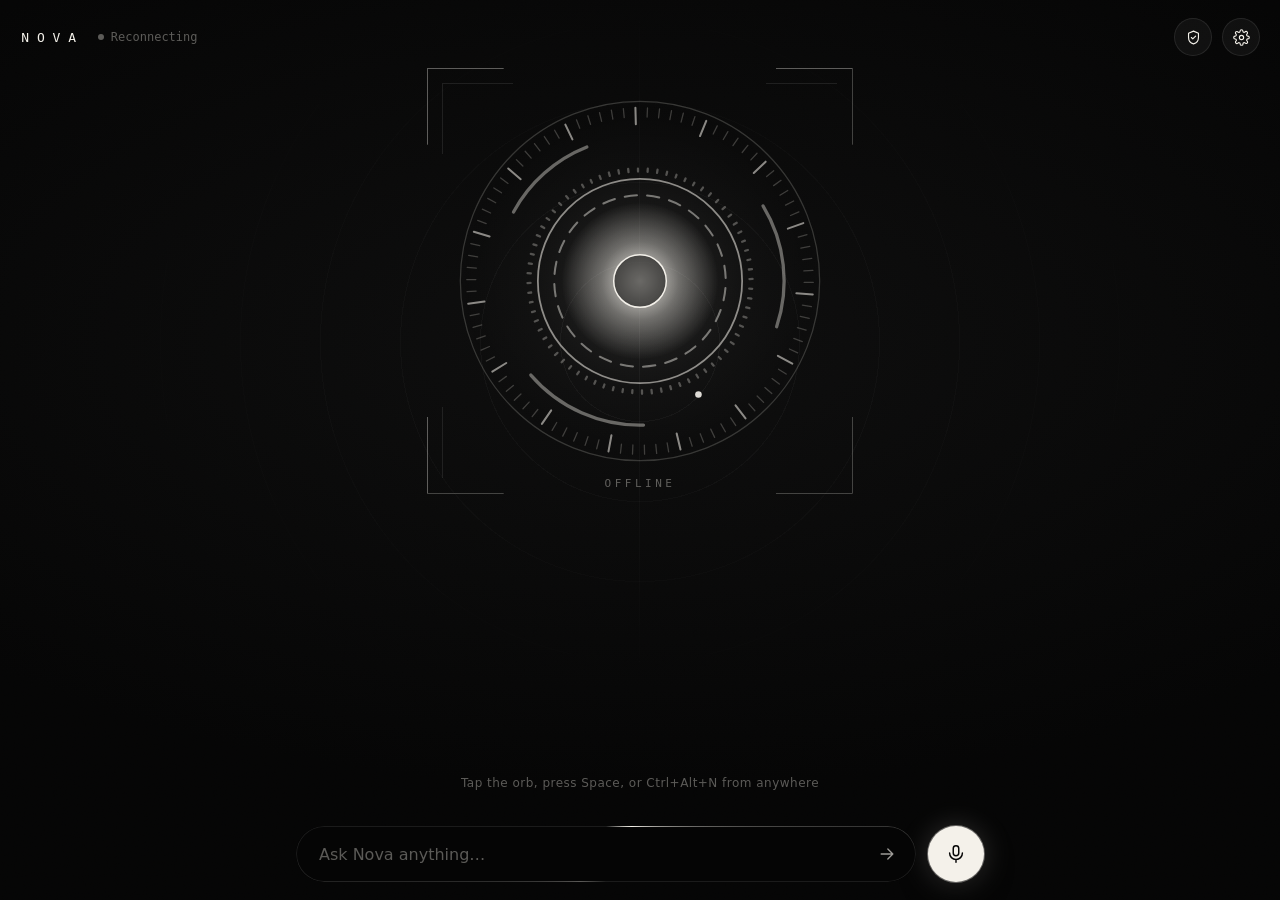
<file: laptop/web/index.html>
<!doctype html>
<html lang="en" data-theme="dark">
<head>
  <meta charset="utf-8">
  <meta name="viewport" content="width=device-width, initial-scale=1, viewport-fit=cover, interactive-widget=resizes-content">
  <meta name="theme-color" content="#050505">
  <meta name="apple-mobile-web-app-capable" content="yes">
  <meta name="apple-mobile-web-app-status-bar-style" content="black-translucent">
  <title>Nova</title>
  <link rel="manifest" href="manifest.json">
  <link rel="icon" href="icon.svg" type="image/svg+xml">
  <link rel="apple-touch-icon" href="icon-192.png">
  <link rel="stylesheet" href="style.css">
</head>
<body>
  <div class="grain" aria-hidden="true"></div>

  <header class="top">
    <div class="brand">
      <span class="wordmark">NOVA</span>
      <span class="status" id="status"><i></i><b>Connecting</b></span>
    </div>
    <div class="top-right">
      <div class="devices" id="devices" aria-label="Connected devices"></div>
      <button class="icon-btn" id="privacyBtn" aria-label="Privacy log">
        <svg viewBox="0 0 24 24"><path d="M12 3l7 3v6c0 4.5-3 7.8-7 9-4-1.2-7-4.5-7-9V6z"/><path d="M9 12l2 2 4-4"/></svg>
      </button>
      <button class="icon-btn" id="settingsBtn" aria-label="Settings">
        <svg viewBox="0 0 24 24"><circle cx="12" cy="12" r="3"/><path d="M19.4 15a1.7 1.7 0 0 0 .3 1.8l.1.1a2 2 0 1 1-2.8 2.8l-.1-.1a1.7 1.7 0 0 0-1.8-.3 1.7 1.7 0 0 0-1 1.5V21a2 2 0 1 1-4 0v-.1a1.7 1.7 0 0 0-1.1-1.5 1.7 1.7 0 0 0-1.8.3l-.1.1a2 2 0 1 1-2.8-2.8l.1-.1a1.7 1.7 0 0 0 .3-1.8 1.7 1.7 0 0 0-1.5-1H3a2 2 0 1 1 0-4h.1a1.7 1.7 0 0 0 1.5-1.1 1.7 1.7 0 0 0-.3-1.8l-.1-.1a2 2 0 1 1 2.8-2.8l.1.1a1.7 1.7 0 0 0 1.8.3H9a1.7 1.7 0 0 0 1-1.5V3a2 2 0 1 1 4 0v.1a1.7 1.7 0 0 0 1 1.5 1.7 1.7 0 0 0 1.8-.3l.1-.1a2 2 0 1 1 2.8 2.8l-.1.1a1.7 1.7 0 0 0-.3 1.8V9a1.7 1.7 0 0 0 1.5 1H21a2 2 0 1 1 0 4h-.1a1.7 1.7 0 0 0-1.5 1z"/></svg>
      </button>
    </div>
  </header>

  <main class="stage">
    <div class="orb-wrap" id="orbWrap">
      <canvas id="orb" aria-hidden="true"></canvas>
    </div>
    <p class="state" id="stateLabel">Tap to speak</p>
    <button class="stop" id="stopBtn" hidden>
      <svg viewBox="0 0 24 24"><rect x="7" y="7" width="10" height="10" rx="2"/></svg> Stop
    </button>
    <div class="timers" id="timers"></div>
    <section class="feed" id="feed" aria-live="polite"></section>
  </main>

  <footer class="dock">
    <form class="ask" id="askForm" autocomplete="off">
      <input id="askInput" placeholder="Ask Nova anything…" enterkeyhint="send" aria-label="Message Nova">
      <button type="submit" class="send" aria-label="Send">
        <svg viewBox="0 0 24 24"><path d="M5 12h14M13 6l6 6-6 6"/></svg>
      </button>
    </form>
    <button class="mic" id="micBtn" aria-label="Talk to Nova">
      <svg viewBox="0 0 24 24"><rect x="9" y="3" width="6" height="11" rx="3"/><path d="M5 11a7 7 0 0 0 14 0M12 18v3"/></svg>
    </button>
  </footer>

  <div class="toast" id="toast" role="status"></div>

  <div class="sheet-backdrop" id="backdrop"></div>

  <section class="sheet" id="confirmSheet" role="dialog" aria-modal="true" aria-labelledby="confirmText">
    <p class="sheet-kicker">Nova needs your OK</p>
    <p class="sheet-title" id="confirmText"></p>
    <div class="sheet-actions">
      <button class="btn ghost" id="confirmNo">Cancel</button>
      <button class="btn solid" id="confirmYes">Allow</button>
    </div>
  </section>

  <section class="sheet leak" id="leakSheet" role="alertdialog" aria-modal="true" aria-labelledby="leakTitle">
    <p class="sheet-kicker">⚠ Data about to leave your laptop</p>
    <p class="sheet-title" id="leakTitle"></p>
    <ul class="leak-items" id="leakItems"></ul>
    <div class="leak-bar"><i id="leakBar"></i></div>
    <p class="fineprint" id="leakNote"></p>
    <div class="sheet-actions">
      <button class="btn ghost" id="leakAllow">Allow once</button>
      <button class="btn solid" id="leakAbort">Abort</button>
    </div>
  </section>

  <section class="sheet" id="privacySheet" role="dialog" aria-modal="true" aria-label="Privacy log">
    <p class="sheet-kicker">Privacy log</p>
    <p class="fineprint" style="margin-top:0">Your conversations and the AI model stay on this laptop. This is everything Nova sent out to the internet.</p>
    <ul class="plog" id="plog"></ul>
    <div class="sheet-actions">
      <button class="btn solid" id="privacyDone">Done</button>
    </div>
  </section>

  <section class="sheet" id="actionSheet" role="dialog" aria-modal="true">
    <p class="sheet-kicker" id="actionKicker">Ready</p>
    <p class="sheet-title" id="actionTitle"></p>
    <div class="sheet-actions">
      <button class="btn ghost" id="actionNo">Dismiss</button>
      <a class="btn solid" id="actionGo" target="_blank" rel="noopener">Open</a>
    </div>
  </section>

  <section class="sheet" id="settingsSheet" role="dialog" aria-modal="true" aria-label="Settings">
    <p class="sheet-kicker">Settings</p>
    <label class="row">
      <span><b>Hands-free</b><small>Listen for “Nova…” without tapping</small></span>
      <input type="checkbox" class="switch" id="optWake">
    </label>
    <label class="row">
      <span><b>Light mode</b><small>Ivory &amp; ink instead of black &amp; pearl</small></span>
      <input type="checkbox" class="switch" id="optLight">
    </label>
    <label class="row">
      <span><b>Speak replies</b><small>Read Nova's answers aloud</small></span>
      <input type="checkbox" class="switch" id="optSpeak" checked>
    </label>
    <label class="row col">
      <span><b>Voice</b></span>
      <select id="optVoice"></select>
    </label>
    <div class="row col" id="claudeRow" hidden>
      <span><b>Groq API key (free brain)</b><small>Free at console.groq.com → API Keys, no card needed. Stored only on this laptop.</small></span>
      <div class="keyrow">
        <input id="optGroq" class="text" type="password" placeholder="gsk_…" autocomplete="off">
        <button class="btn solid" id="saveGroq" type="button">Save</button>
      </div>
      <span><small>Optional, paid: a Claude key (console.anthropic.com) makes Nova smarter. It's used instead of Groq if set.</small></span>
      <div class="keyrow">
        <input id="optClaude" class="text" type="password" placeholder="sk-ant-… (optional)" autocomplete="off">
        <button class="btn ghost" id="saveClaude" type="button">Save</button>
      </div>
    </div>
    <label class="row col">
      <span><b>This device's name</b><small>Say “…on my <em>name</em>” to send things here</small></span>
      <input id="optName" class="text" placeholder="phone">
    </label>
    <p class="fineprint" id="engineInfo"></p>
    <div class="sheet-actions">
      <button class="btn solid" id="settingsDone">Done</button>
    </div>
  </section>

  <script src="app.js"></script>
</body>
</html>
</file>
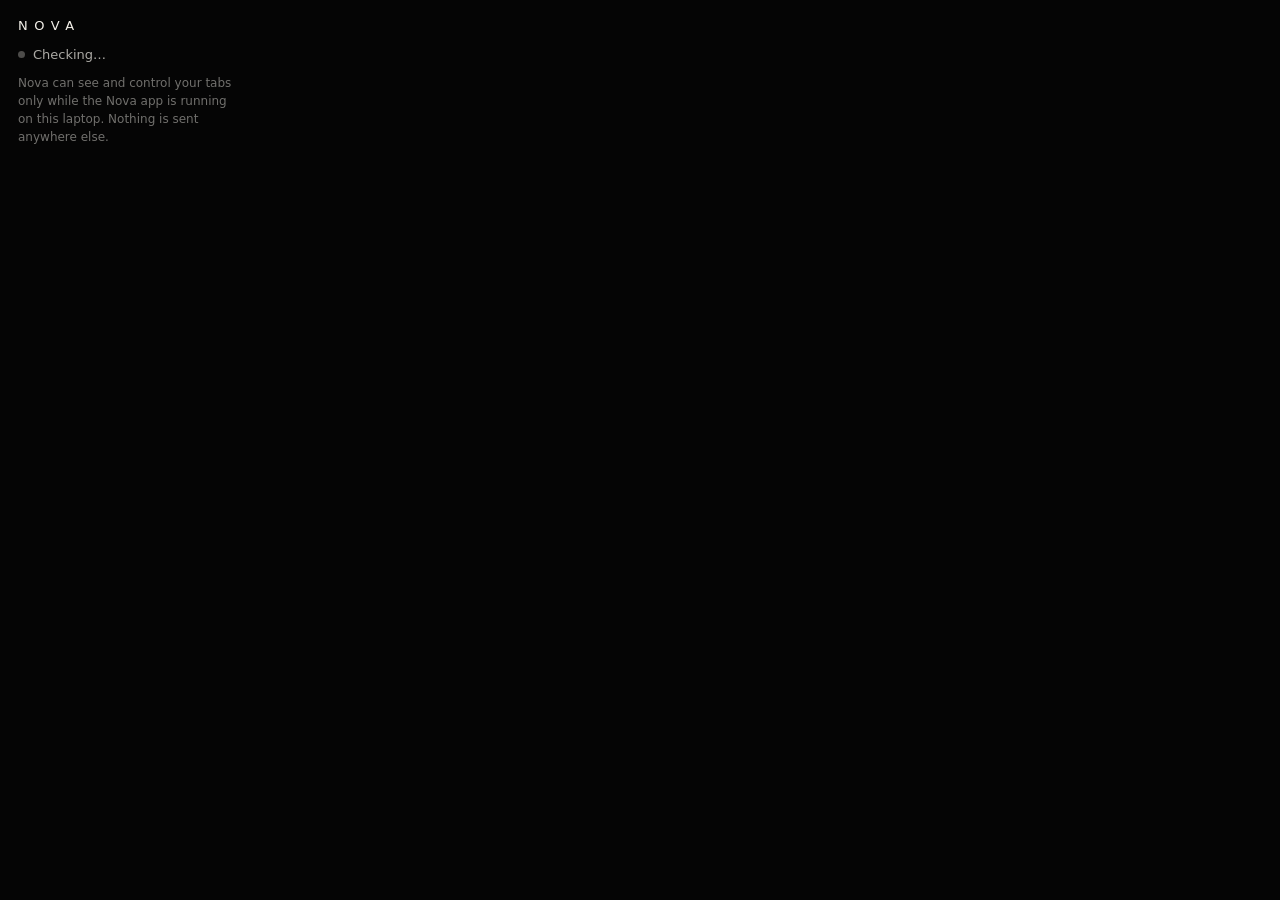
<file: laptop/extension/popup.html>
<!doctype html>
<html><head><meta charset="utf-8"><style>
  body { margin: 0; width: 260px; background: #050505; color: #f4f1ea; font: 13px system-ui, sans-serif; }
  .wrap { padding: 18px; }
  .mark { letter-spacing: .5em; font-weight: 300; font-size: 13px; }
  .st { margin-top: 14px; display: flex; gap: 8px; align-items: center; color: rgba(244,241,234,.7); }
  .dot { width: 7px; height: 7px; border-radius: 50%; background: rgba(244,241,234,.3); }
  .on .dot { background: #f4f1ea; box-shadow: 0 0 8px #f4f1ea; }
  p { color: rgba(244,241,234,.45); font-size: 12px; line-height: 1.5; margin: 12px 0 0; }
</style></head><body><div class="wrap">
  <div class="mark">NOVA</div>
  <div class="st" id="st"><span class="dot"></span><span id="txt">Checking…</span></div>
  <p>Nova can see and control your tabs only while the Nova app is running on this laptop. Nothing is sent anywhere else.</p>
</div><script src="popup.js"></script></body></html>
</file>
<file: laptop/web/style.css>
/* Nova — rich black & pearl white */
:root {
  --bg: #050505;
  --bg-2: #0e0e0e;
  --surface: rgba(255, 255, 255, 0.045);
  --surface-2: rgba(255, 255, 255, 0.08);
  --line: rgba(255, 255, 255, 0.09);
  --fg: #f4f1ea;
  --fg-2: rgba(244, 241, 234, 0.64);
  --fg-3: rgba(244, 241, 234, 0.36);
  --invert-bg: #f4f1ea;
  --invert-fg: #050505;
  --ok: #e8e4da;
  --shadow: 0 30px 80px rgba(0, 0, 0, 0.6);
  --radius: 22px;
  --ease: cubic-bezier(0.22, 1, 0.36, 1);
  --sans: "Inter", "SF Pro Display", -apple-system, "Segoe UI", system-ui, Roboto, sans-serif;
  color-scheme: dark;
}
:root[data-theme="light"] {
  --bg: #f5f2eb;
  --bg-2: #ebe6db;
  --surface: rgba(10, 10, 10, 0.04);
  --surface-2: rgba(10, 10, 10, 0.07);
  --line: rgba(10, 10, 10, 0.1);
  --fg: #0a0a0a;
  --fg-2: rgba(10, 10, 10, 0.62);
  --fg-3: rgba(10, 10, 10, 0.36);
  --invert-bg: #0a0a0a;
  --invert-fg: #f5f2eb;
  --shadow: 0 30px 80px rgba(40, 30, 10, 0.18);
  color-scheme: light;
}

* { box-sizing: border-box; -webkit-tap-highlight-color: transparent; }
html, body { height: 100%; margin: 0; }
body {
  background:
    radial-gradient(120% 80% at 50% 38%, var(--bg-2) 0%, var(--bg) 62%) fixed,
    var(--bg);
  color: var(--fg);
  font-family: var(--sans);
  -webkit-font-smoothing: antialiased;
  display: grid;
  grid-template-rows: auto minmax(0, 1fr) auto;
  grid-template-columns: minmax(0, 1fr);
  min-height: 100dvh;
  overflow: hidden;
  overflow-x: clip;
  transition: background-color 0.6s var(--ease), color 0.6s var(--ease);
}
button, input, select { font: inherit; color: inherit; }
svg { width: 20px; height: 20px; fill: none; stroke: currentColor; stroke-width: 1.6; stroke-linecap: round; stroke-linejoin: round; }

.grain {
  position: fixed; inset: 0; pointer-events: none; z-index: 0; opacity: 0.05; mix-blend-mode: overlay;
  background-image: url("data:image/svg+xml,%3Csvg xmlns='http://www.w3.org/2000/svg' width='160' height='160'%3E%3Cfilter id='n'%3E%3CfeTurbulence type='fractalNoise' baseFrequency='.9' numOctaves='2' stitchTiles='stitch'/%3E%3C/filter%3E%3Crect width='100%25' height='100%25' filter='url(%23n)'/%3E%3C/svg%3E");
}

/* ---------- header */
.top {
  position: relative; z-index: 2;
  display: flex; align-items: center; justify-content: space-between; gap: 12px;
  padding: calc(env(safe-area-inset-top) + 18px) 20px 8px;
}
.brand { display: flex; align-items: center; gap: 14px; min-width: 0; flex: 1 1 auto; }
.wordmark { font-weight: 300; letter-spacing: 0.55em; font-size: 15px; padding-left: 0.1em; }
.status { display: inline-flex; align-items: center; gap: 7px; font-size: 12px; color: var(--fg-3); white-space: nowrap; min-width: 0; }
.status i { width: 6px; height: 6px; border-radius: 50%; background: var(--fg-3); transition: background 0.4s, box-shadow 0.4s; }
.status.on i { background: var(--fg); box-shadow: 0 0 10px var(--fg); }
.status b { font-weight: 400; overflow: hidden; text-overflow: ellipsis; }
.status i { flex: none; }
.top-right { display: flex; align-items: center; gap: 10px; min-width: 0; flex: 0 1 auto; }
.devices { display: flex; gap: 6px; overflow-x: auto; scrollbar-width: none; min-width: 0; }
.devices::-webkit-scrollbar { display: none; }
.chip {
  display: inline-flex; align-items: center; gap: 6px; padding: 6px 11px; border-radius: 99px;
  border: 1px solid var(--line); background: var(--surface); font-size: 12px; color: var(--fg-2); white-space: nowrap;
  animation: rise 0.5s var(--ease) both;
}
.chip.me { color: var(--fg); border-color: var(--fg-3); }
.chip svg { width: 13px; height: 13px; }
.icon-btn {
  width: 38px; height: 38px; display: grid; place-items: center; flex: none;
  border-radius: 50%; border: 1px solid var(--line); background: var(--surface); cursor: pointer;
  transition: transform 0.3s var(--ease), background 0.3s;
}
.icon-btn:hover { background: var(--surface-2); }
.icon-btn:active { transform: scale(0.92); }
.icon-btn svg { width: 17px; height: 17px; }

/* ---------- stage */
.stage {
  position: relative; z-index: 1; min-height: 0;
  display: flex; flex-direction: column; align-items: center; padding: 0 16px;
}
.orb-wrap {
  width: min(68vw, 46dvh, 380px); aspect-ratio: 1; margin-top: clamp(4px, 3dvh, 36px);
  cursor: pointer; flex: none; transition: transform 0.6s var(--ease);
}
.orb-wrap:active { transform: scale(0.97); }
#orb { width: 100%; height: 100%; display: block; }
.state {
  margin: 6px 0 0; font-size: 12px; letter-spacing: 0.28em; text-transform: uppercase; color: var(--fg-3);
  min-height: 1.4em; transition: color 0.4s;
}
.state.live { color: var(--fg-2); }

.timers { display: flex; gap: 8px; flex-wrap: wrap; justify-content: center; margin-top: 10px; }
.timer {
  font-variant-numeric: tabular-nums; font-size: 13px; padding: 7px 12px 7px 14px; border-radius: 99px;
  border: 1px solid var(--line); background: var(--surface); display: flex; align-items: center; gap: 10px;
  animation: rise 0.5s var(--ease) both;
}
.timer button { border: 0; background: none; cursor: pointer; color: var(--fg-3); padding: 0; line-height: 1; font-size: 16px; }

.feed {
  width: 100%; max-width: 680px; flex: 1; min-height: 0; overflow-y: auto; margin-top: 14px;
  padding: 18px 4px 24px; display: flex; flex-direction: column; gap: 14px; scrollbar-width: none;
  mask-image: linear-gradient(to bottom, transparent 0, #000 48px, #000 calc(100% - 12px), transparent 100%);
}
.feed::-webkit-scrollbar { display: none; }
.feed::before { content: ""; margin-top: auto; }
.msg { max-width: 86%; line-height: 1.5; animation: rise 0.6s var(--ease) both; overflow-wrap: anywhere; }
.msg.you {
  align-self: flex-end; font-size: 14px; color: var(--fg-2);
  padding: 9px 15px; border-radius: 18px 18px 6px 18px; background: var(--surface); border: 1px solid var(--line);
}
.msg.nova { align-self: flex-start; font-size: 17px; font-weight: 300; letter-spacing: 0.005em; }
.msg.nova::before {
  content: "NOVA"; display: block; font-size: 10px; letter-spacing: 0.4em; color: var(--fg-3); margin-bottom: 4px; font-weight: 400;
}
.msg.meta { align-self: center; font-size: 12px; color: var(--fg-3); letter-spacing: 0.04em; }

/* ---------- dock */
.dock {
  position: relative; z-index: 2; display: flex; gap: 12px; align-items: center;
  width: 100%; max-width: 720px; margin: 0 auto;
  padding: 10px 16px calc(env(safe-area-inset-bottom) + 18px);
}
.ask {
  flex: 1; display: flex; align-items: center; min-width: 0; height: 56px; padding: 0 6px 0 20px;
  border-radius: 99px; border: 1px solid var(--line); background: var(--surface);
  backdrop-filter: blur(18px); -webkit-backdrop-filter: blur(18px);
  transition: border-color 0.3s, background 0.3s;
}
.ask:focus-within { border-color: var(--fg-3); background: var(--surface-2); }
.ask input { flex: 1; min-width: 0; border: 0; outline: 0; background: none; font-size: 16px; }
.ask input::placeholder { color: var(--fg-3); }
.send {
  width: 44px; height: 44px; border-radius: 50%; border: 0; background: none; cursor: pointer; color: var(--fg-2);
  display: grid; place-items: center; transition: transform 0.3s var(--ease), color 0.3s;
}
.send:hover { color: var(--fg); transform: translateX(2px); }
.mic {
  flex: none; width: 56px; height: 56px; border-radius: 50%; border: 0; cursor: pointer;
  background: var(--invert-bg); color: var(--invert-fg); display: grid; place-items: center;
  box-shadow: 0 10px 30px rgba(0, 0, 0, 0.35), 0 0 0 0 var(--fg-3);
  transition: transform 0.35s var(--ease), box-shadow 0.5s var(--ease);
}
.mic svg { width: 22px; height: 22px; }
.mic:active { transform: scale(0.92); }
.mic.live { box-shadow: 0 10px 30px rgba(0, 0, 0, 0.35), 0 0 0 10px var(--surface-2); }
.mic.wake::after {
  content: ""; position: absolute; width: 6px; height: 6px; border-radius: 50%;
  background: var(--fg); transform: translate(20px, -20px);
}

/* ---------- toast */
.toast {
  position: fixed; left: 50%; top: calc(env(safe-area-inset-top) + 70px); z-index: 5;
  transform: translate(-50%, -12px); opacity: 0; pointer-events: none;
  padding: 10px 16px; border-radius: 99px; font-size: 13px;
  background: var(--invert-bg); color: var(--invert-fg); box-shadow: var(--shadow);
  transition: opacity 0.4s var(--ease), transform 0.4s var(--ease); max-width: calc(100vw - 32px);
}
.toast.show { opacity: 1; transform: translate(-50%, 0); }

/* ---------- sheets */
.sheet-backdrop {
  position: fixed; inset: 0; z-index: 8; background: rgba(0, 0, 0, 0.45);
  backdrop-filter: blur(6px); -webkit-backdrop-filter: blur(6px);
  opacity: 0; pointer-events: none; transition: opacity 0.45s var(--ease);
}
.sheet-backdrop.show { opacity: 1; pointer-events: auto; }
.sheet {
  position: fixed; z-index: 9; left: 50%; bottom: 0; width: min(100%, 520px);
  transform: translate(-50%, 104%); transition: transform 0.55s var(--ease);
  background: var(--bg); border: 1px solid var(--line); border-bottom: 0;
  border-radius: 28px 28px 0 0; box-shadow: var(--shadow);
  padding: 26px 22px calc(env(safe-area-inset-bottom) + 22px); max-height: 88dvh; overflow-y: auto;
}
.sheet.show { transform: translate(-50%, 0); }
@media (min-width: 640px) {
  .sheet { bottom: 50%; border-radius: 28px; border-bottom: 1px solid var(--line); transform: translate(-50%, 60%) scale(0.96); opacity: 0; pointer-events: none; transition: transform 0.5s var(--ease), opacity 0.35s var(--ease); }
  .sheet.show { transform: translate(-50%, 50%) scale(1); opacity: 1; pointer-events: auto; }
}
.sheet-kicker { margin: 0 0 8px; font-size: 11px; letter-spacing: 0.3em; text-transform: uppercase; color: var(--fg-3); }
.sheet-title { margin: 0 0 22px; font-size: 20px; font-weight: 300; line-height: 1.4; white-space: pre-wrap; overflow-wrap: anywhere; }
.sheet-title code, .sheet-title { font-feature-settings: "tnum"; }
.sheet-actions { display: flex; gap: 10px; margin-top: 18px; }
.btn {
  flex: 1; height: 50px; border-radius: 99px; cursor: pointer; font-size: 15px; display: grid; place-items: center;
  text-decoration: none; transition: transform 0.3s var(--ease), background 0.3s;
}
.btn:active { transform: scale(0.97); }
.btn.solid { background: var(--invert-bg); color: var(--invert-fg); border: 0; }
.btn.ghost { background: var(--surface); border: 1px solid var(--line); }

.row { display: flex; align-items: center; justify-content: space-between; gap: 16px; padding: 14px 0; border-bottom: 1px solid var(--line); }
.row.col { flex-direction: column; align-items: stretch; gap: 10px; }
.row b { display: block; font-weight: 500; font-size: 15px; }
.row small { display: block; color: var(--fg-3); font-size: 12.5px; margin-top: 3px; }
.row select, .row .text {
  width: 100%; height: 46px; border-radius: 14px; border: 1px solid var(--line); background: var(--surface);
  padding: 0 14px; outline: 0; font-size: 15px;
}
.row select option { background: var(--bg); }
.switch {
  appearance: none; -webkit-appearance: none; flex: none; width: 48px; height: 28px; border-radius: 99px; cursor: pointer;
  background: var(--surface-2); border: 1px solid var(--line); position: relative; transition: background 0.35s var(--ease);
}
.switch::after {
  content: ""; position: absolute; top: 3px; left: 3px; width: 20px; height: 20px; border-radius: 50%;
  background: var(--fg-2); transition: transform 0.4s var(--ease), background 0.35s;
}
.switch:checked { background: var(--invert-bg); }
.switch:checked::after { transform: translateX(20px); background: var(--invert-fg); }
.fineprint { color: var(--fg-3); font-size: 12px; line-height: 1.6; margin: 16px 0 0; }

@keyframes rise { from { opacity: 0; transform: translateY(10px); filter: blur(4px); } to { opacity: 1; transform: none; filter: none; } }

@media (max-width: 520px) {
  .devices .chip { padding: 6px 8px; }
  .devices .chip span { display: none; }
  .status b { max-width: 34vw; }
  .wordmark { letter-spacing: 0.45em; }
}
@media (prefers-reduced-motion: reduce) {
  *, *::before, *::after { animation-duration: 0.01ms !important; transition-duration: 0.01ms !important; }
}

/* ---------- stop + steps */
.stop {
  margin-top: 10px; display: inline-flex; align-items: center; gap: 6px; padding: 7px 14px 7px 10px;
  border-radius: 99px; border: 1px solid var(--line); background: var(--surface); cursor: pointer; font-size: 13px;
  animation: rise 0.4s var(--ease) both;
}
.stop[hidden] { display: none; }
.stop svg { width: 14px; height: 14px; fill: currentColor; stroke: none; }
.msg.step { align-self: flex-start; font-size: 12.5px; color: var(--fg-3); padding-left: 14px; position: relative; }
.msg.step::before { content: ""; position: absolute; left: 0; top: 0.6em; width: 6px; height: 6px; border-radius: 50%; border: 1px solid var(--fg-3); }

/* ---------- leak guard */
.sheet.leak { border-color: rgba(255, 90, 70, 0.45); box-shadow: 0 0 0 1px rgba(255, 90, 70, 0.15), var(--shadow); }
.sheet.leak .sheet-kicker { color: #ff7a66; letter-spacing: 0.18em; }
.leak-items { list-style: none; padding: 0; margin: -8px 0 16px; display: grid; gap: 8px; }
.leak-items li {
  padding: 10px 14px; border-radius: 14px; background: var(--surface); border: 1px solid var(--line);
  font-size: 14px; font-variant-numeric: tabular-nums; overflow-wrap: anywhere;
}
.leak-bar { height: 3px; border-radius: 3px; background: var(--surface-2); overflow: hidden; }
.leak-bar i { display: block; height: 100%; width: 100%; background: #ff7a66; transform-origin: left; }

/* ---------- privacy log */
.plog { list-style: none; padding: 0; margin: 14px 0 0; display: grid; gap: 6px; max-height: 50dvh; overflow-y: auto; }
.plog li { display: grid; grid-template-columns: auto 1fr; gap: 2px 12px; padding: 10px 12px; border-radius: 12px; background: var(--surface); font-size: 13px; }
.plog .t { color: var(--fg-3); font-variant-numeric: tabular-nums; }
.plog .d { grid-column: 2; color: var(--fg-3); font-size: 12px; overflow-wrap: anywhere; }
.plog .bad { color: #ff7a66; }
.plog .empty { display: block; color: var(--fg-3); text-align: center; background: none; }

/* ---------- HUD styling */
@property --spin { syntax: "<angle>"; initial-value: 0deg; inherits: false; }
:root { --mono: ui-monospace, "SF Mono", "Cascadia Code", Consolas, "Roboto Mono", monospace; }
.wordmark, .state, .status, .sheet-kicker, .msg.nova::before, .msg.step, .chip { font-family: var(--mono); }
.wordmark { letter-spacing: 0.6em; font-size: 13px; }
.state { letter-spacing: 0.32em; font-size: 11px; }
body::before {
  content: ""; position: fixed; inset: 0; pointer-events: none; z-index: 0; opacity: 0.5;
  background:
    repeating-radial-gradient(circle at 50% 38%, transparent 0 79px, var(--line) 79px 80px),
    linear-gradient(90deg, transparent calc(50% - 0.5px), var(--line) calc(50% - 0.5px) calc(50% + 0.5px), transparent calc(50% + 0.5px));
  mask-image: radial-gradient(60% 55% at 50% 38%, #000 0%, transparent 75%);
}
.orb-wrap { position: relative; }
.orb-wrap::before, .orb-wrap::after {
  content: ""; position: absolute; inset: -6%; pointer-events: none;
  border: 1px solid var(--fg-3);
  -webkit-mask: linear-gradient(#000 0 0) top left / 18% 18% no-repeat, linear-gradient(#000 0 0) top right / 18% 18% no-repeat,
                linear-gradient(#000 0 0) bottom left / 18% 18% no-repeat, linear-gradient(#000 0 0) bottom right / 18% 18% no-repeat;
          mask: linear-gradient(#000 0 0) top left / 18% 18% no-repeat, linear-gradient(#000 0 0) top right / 18% 18% no-repeat,
                linear-gradient(#000 0 0) bottom left / 18% 18% no-repeat, linear-gradient(#000 0 0) bottom right / 18% 18% no-repeat;
}
.orb-wrap::after { inset: -2%; border-color: var(--line); }
.ask { position: relative; border-color: transparent; background: var(--bg); }
.ask::before {
  content: ""; position: absolute; inset: -1px; border-radius: inherit; padding: 1px; pointer-events: none;
  background: conic-gradient(from var(--spin), var(--line), var(--fg) 12%, var(--line) 25%, var(--line) 50%, var(--fg-3) 62%, var(--line) 75%);
  -webkit-mask: linear-gradient(#000 0 0) content-box, linear-gradient(#000 0 0); -webkit-mask-composite: xor;
          mask: linear-gradient(#000 0 0) content-box exclude, linear-gradient(#000 0 0);
  animation: spin 6s linear infinite;
}
@keyframes spin { to { --spin: 360deg; } }
.mic { box-shadow: 0 0 0 1px var(--fg-3), 0 0 28px rgba(244, 241, 234, 0.18), 0 10px 30px rgba(0, 0, 0, 0.35); }

.keyrow { display: flex; gap: 8px; }
.keyrow .btn { flex: none; width: 92px; height: 46px; }
</file>
